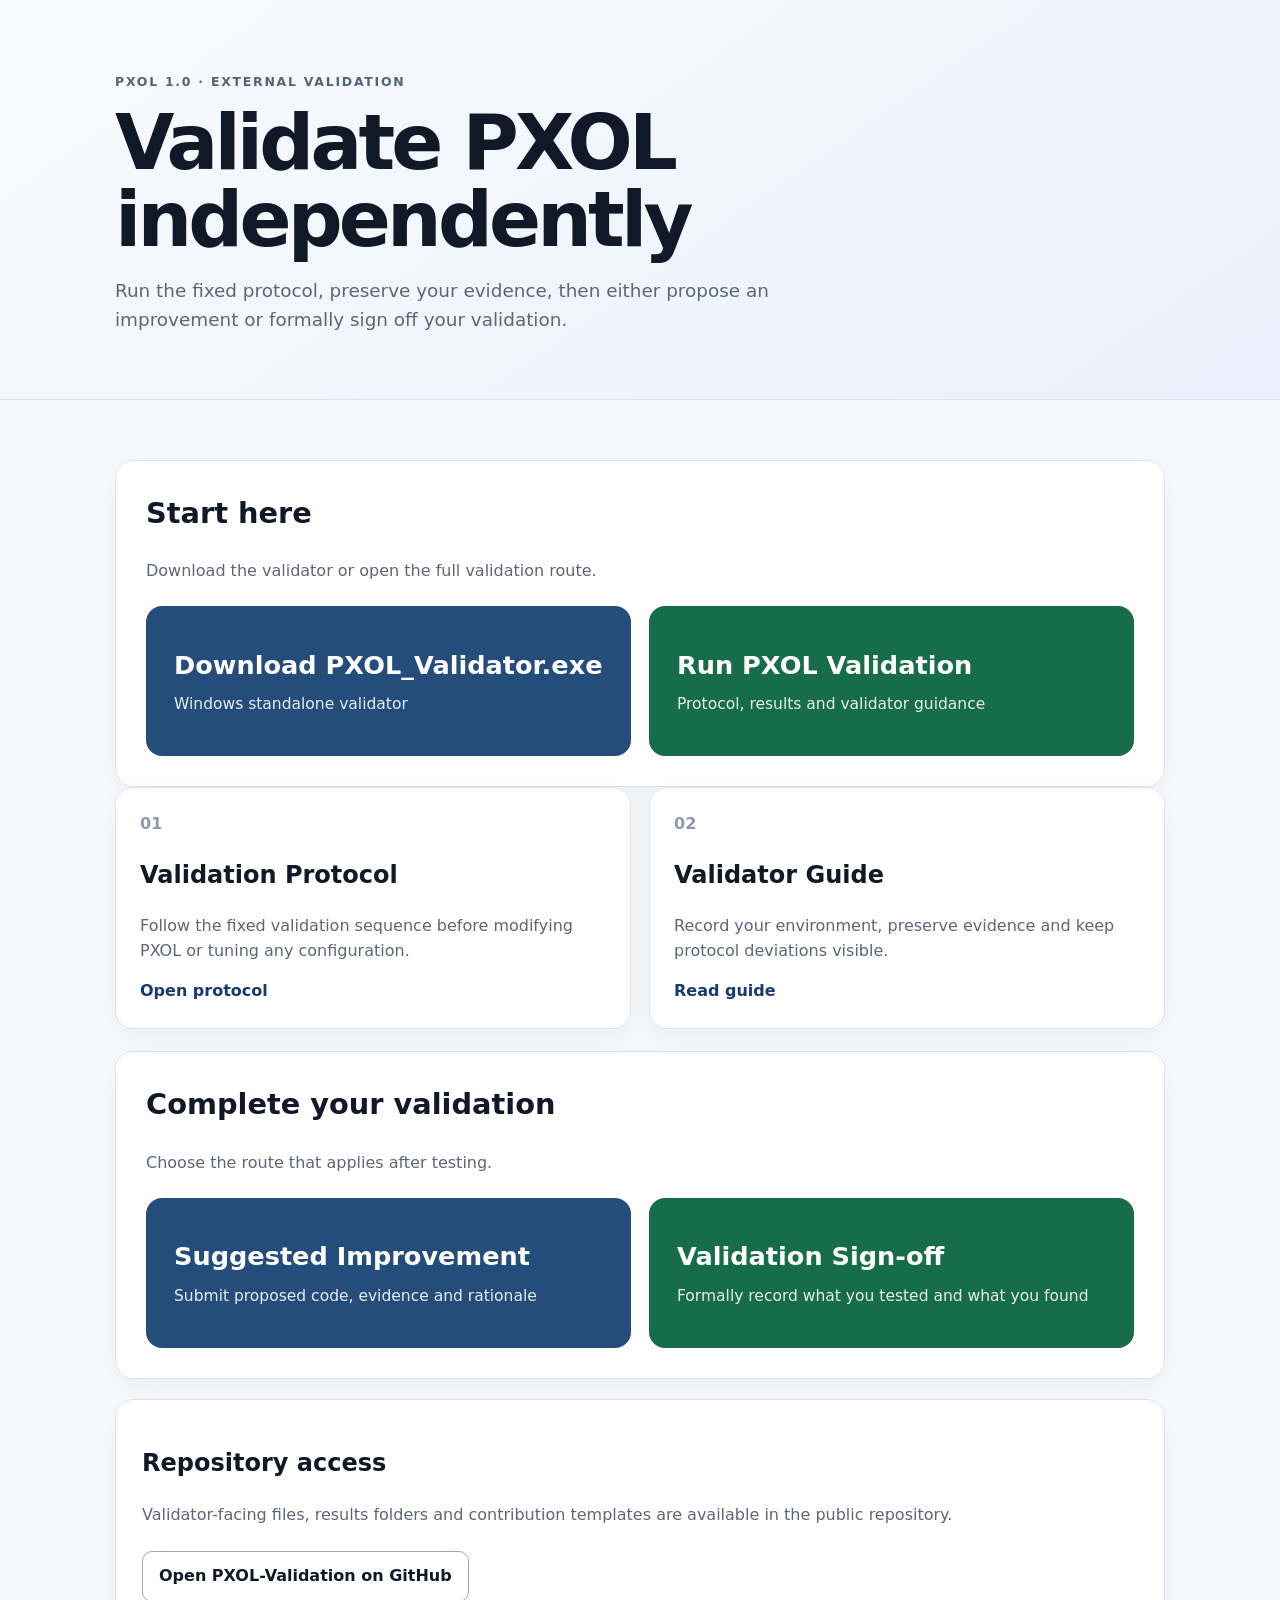
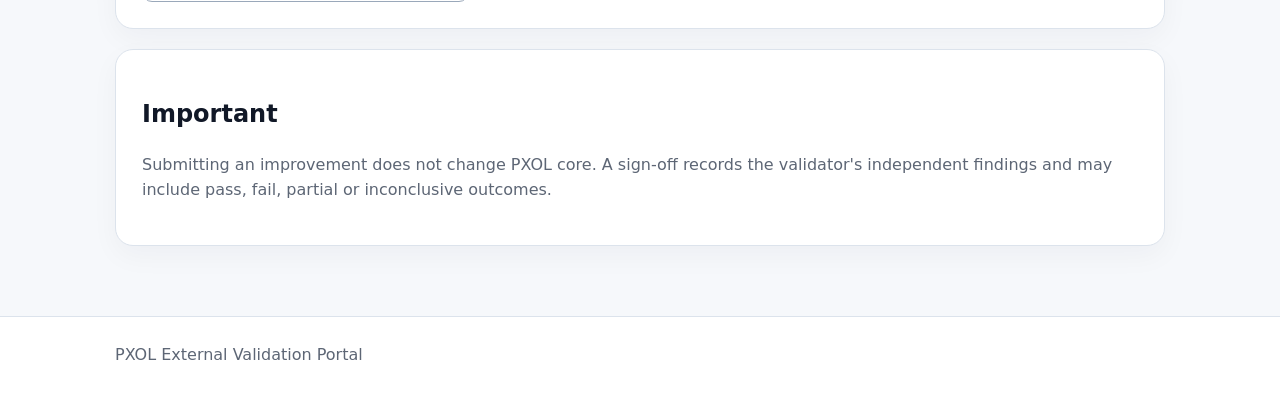
<file: docs/index.html>
<!doctype html><html lang="en"><head><meta charset="utf-8"><meta name="viewport" content="width=device-width,initial-scale=1"><title>PXOL External Validation</title><link rel="stylesheet" href="style.css"></head><body>
<header class="hero"><div class="wrap"><div class="eyebrow">PXOL 1.0 · EXTERNAL VALIDATION</div><h1>Validate PXOL independently</h1><p class="lead">Run the fixed protocol, preserve your evidence, then either propose an improvement or formally sign off your validation.</p></div></header>
<main class="wrap"><section class="decision"><h2>Start here</h2><p>Download the validator or open the full validation route.</p><div class="big-actions"><a class="big-btn improve" href="https://github.com/tpnandakumar/PXOL-Validation/releases/download/v1.0-validator/PXOL_Validator.exe"><span>Download PXOL_Validator.exe</span><small>Windows standalone validator</small></a><a class="big-btn signoff" href="run-validation.html"><span>Run PXOL Validation</span><small>Protocol, results and validator guidance</small></a></div></section><section class="grid">
<article class="card"><div class="number">01</div><h2>Validation Protocol</h2><p>Follow the fixed validation sequence before modifying PXOL or tuning any configuration.</p><a href="https://github.com/tpnandakumar/PXOL-Validation/blob/main/PROTOCOL.md" target="_blank" rel="noopener">Open protocol</a></article>
<article class="card"><div class="number">02</div><h2>Validator Guide</h2><p>Record your environment, preserve evidence and keep protocol deviations visible.</p><a href="https://github.com/tpnandakumar/PXOL-Validation/blob/main/VALIDATOR_README.md" target="_blank" rel="noopener">Read guide</a></article>
</section>
<section class="decision"><h2>Complete your validation</h2><p>Choose the route that applies after testing.</p><div class="big-actions">
<a class="big-btn improve" href="suggested-improvement.html"><span>Suggested Improvement</span><small>Submit proposed code, evidence and rationale</small></a>
<a class="big-btn signoff" href="validation-signoff.html"><span>Validation Sign-off</span><small>Formally record what you tested and what you found</small></a>
</div></section>
<section class="panel"><h2>Repository access</h2><p>Validator-facing files, results folders and contribution templates are available in the public repository.</p><div class="actionbar"><a class="btn secondary" href="https://github.com/tpnandakumar/PXOL-Validation" target="_blank" rel="noopener">Open PXOL-Validation on GitHub</a></div></section>
<section class="panel"><h2>Important</h2><p>Submitting an improvement does not change PXOL core. A sign-off records the validator's independent findings and may include pass, fail, partial or inconclusive outcomes.</p></section>
</main><footer><div class="wrap">PXOL External Validation Portal</div></footer></body></html>
</file>
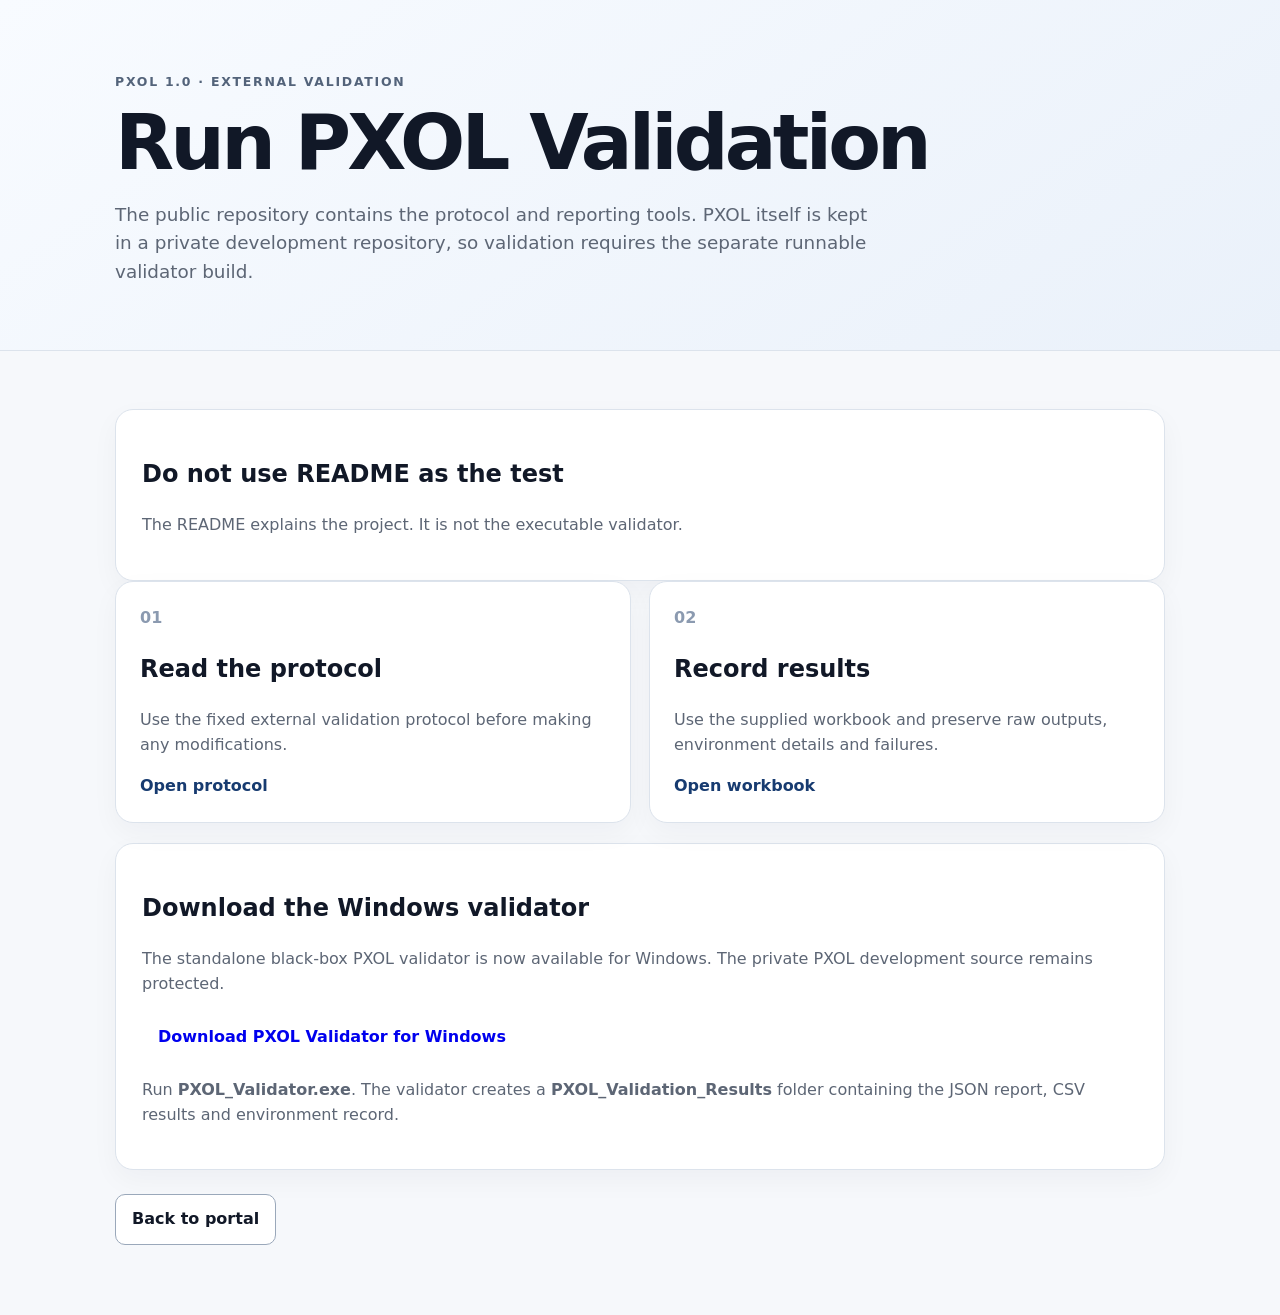
<file: docs/run-validation.html>
<!doctype html>
<html lang="en">
<head>
<meta charset="utf-8">
<meta name="viewport" content="width=device-width,initial-scale=1">
<title>Run PXOL Validation</title>
<link rel="stylesheet" href="style.css">
</head>
<body>
<header class="hero"><div class="wrap">
<div class="eyebrow">PXOL 1.0 · EXTERNAL VALIDATION</div>
<h1>Run PXOL Validation</h1>
<p class="lead">The public repository contains the protocol and reporting tools. PXOL itself is kept in a private development repository, so validation requires the separate runnable validator build.</p>
</div></header>
<main class="wrap">
<section class="panel">
<h2>Do not use README as the test</h2>
<p>The README explains the project. It is not the executable validator.</p>
</section>
<section class="grid">
<article class="card"><div class="number">01</div><h2>Read the protocol</h2><p>Use the fixed external validation protocol before making any modifications.</p><a href="https://github.com/tpnandakumar/PXOL-Validation/blob/main/PROTOCOL.md" target="_blank" rel="noopener">Open protocol</a></article>
<article class="card"><div class="number">02</div><h2>Record results</h2><p>Use the supplied workbook and preserve raw outputs, environment details and failures.</p><a href="https://github.com/tpnandakumar/PXOL-Validation/blob/main/PXOL_1.0_External_Validation_Workbook.csv" target="_blank" rel="noopener">Open workbook</a></article>
</section>
<section class="panel">
<h2>Download the Windows validator</h2>
<p>The standalone black-box PXOL validator is now available for Windows. The private PXOL development source remains protected.</p>
<p><a class="btn" href="https://github.com/tpnandakumar/PXOL-Validation/releases/download/v1.0-validator/PXOL_Validator.exe">Download PXOL Validator for Windows</a></p>
<p>Run <strong>PXOL_Validator.exe</strong>. The validator creates a <strong>PXOL_Validation_Results</strong> folder containing the JSON report, CSV results and environment record.</p>
</section>
<div class="actionbar"><a class="btn secondary" href="index.html">Back to portal</a></div>
</main>
</body>
</html>
</file>
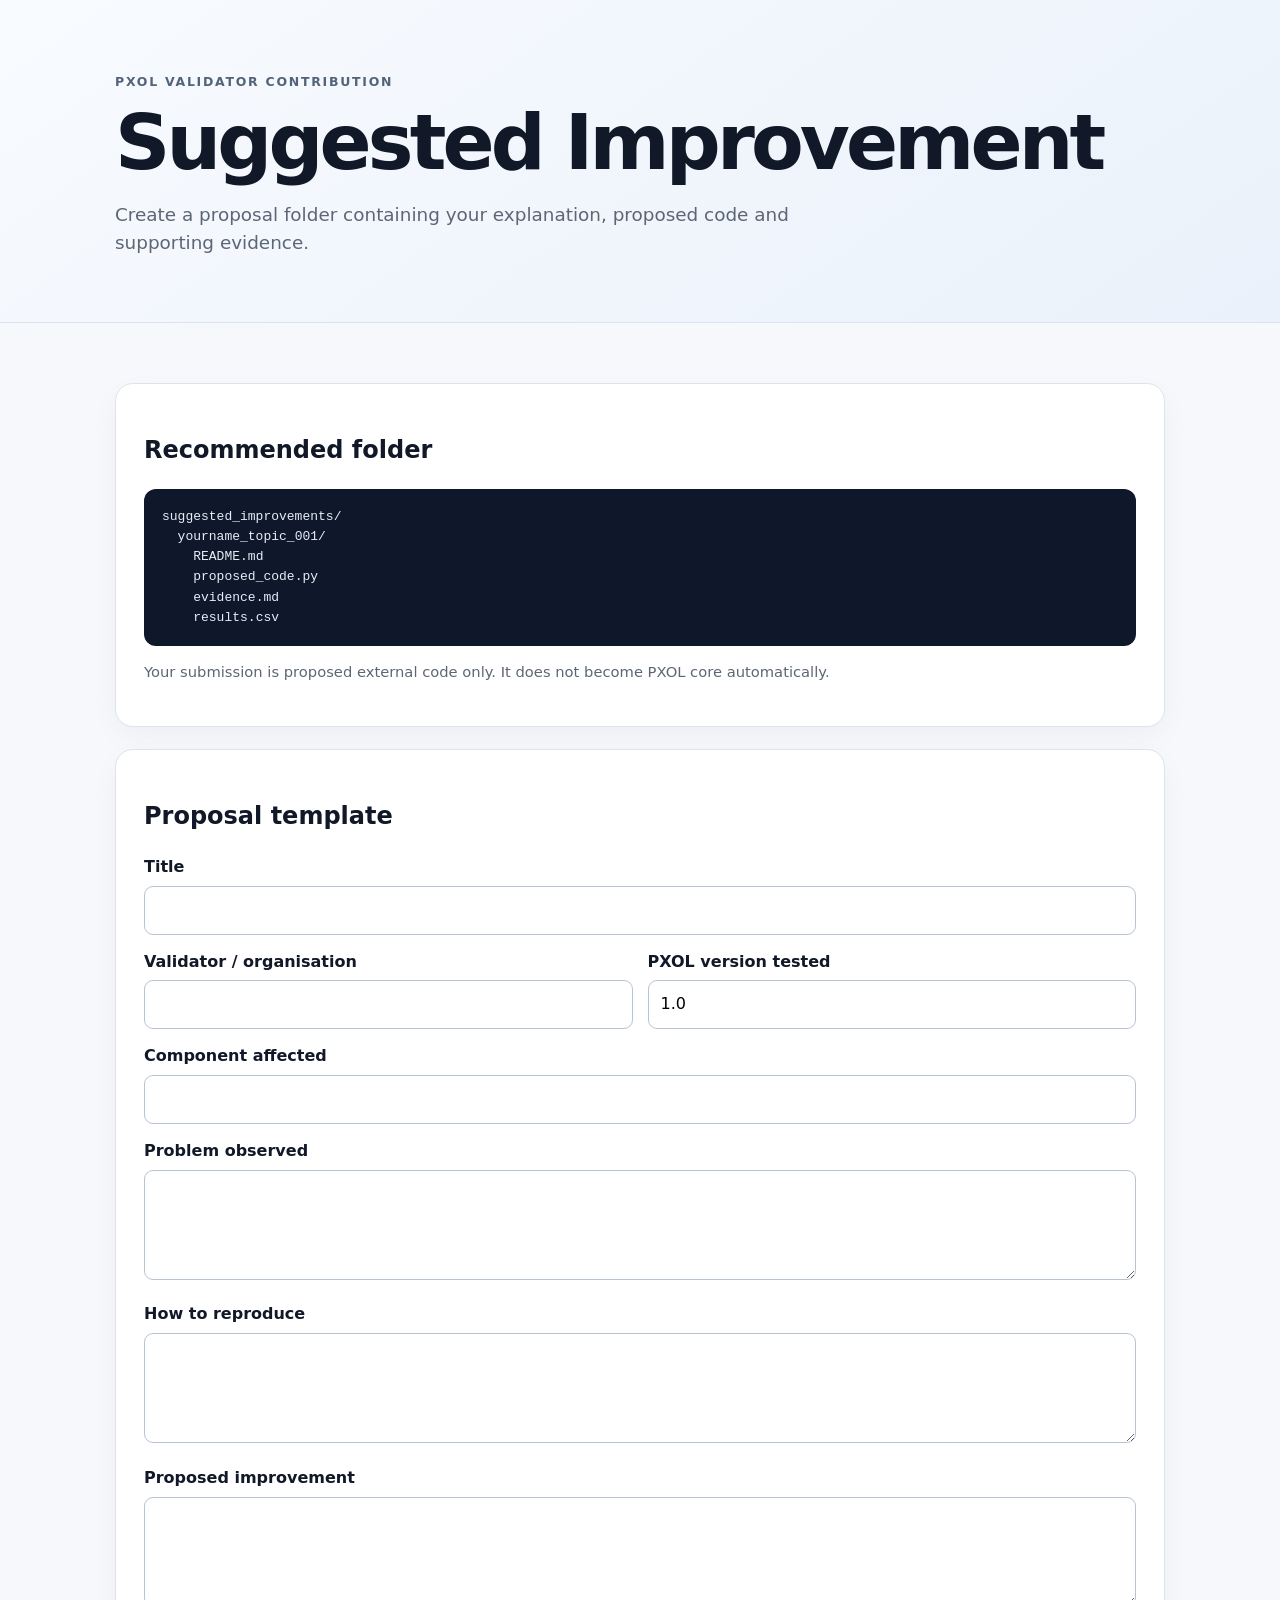
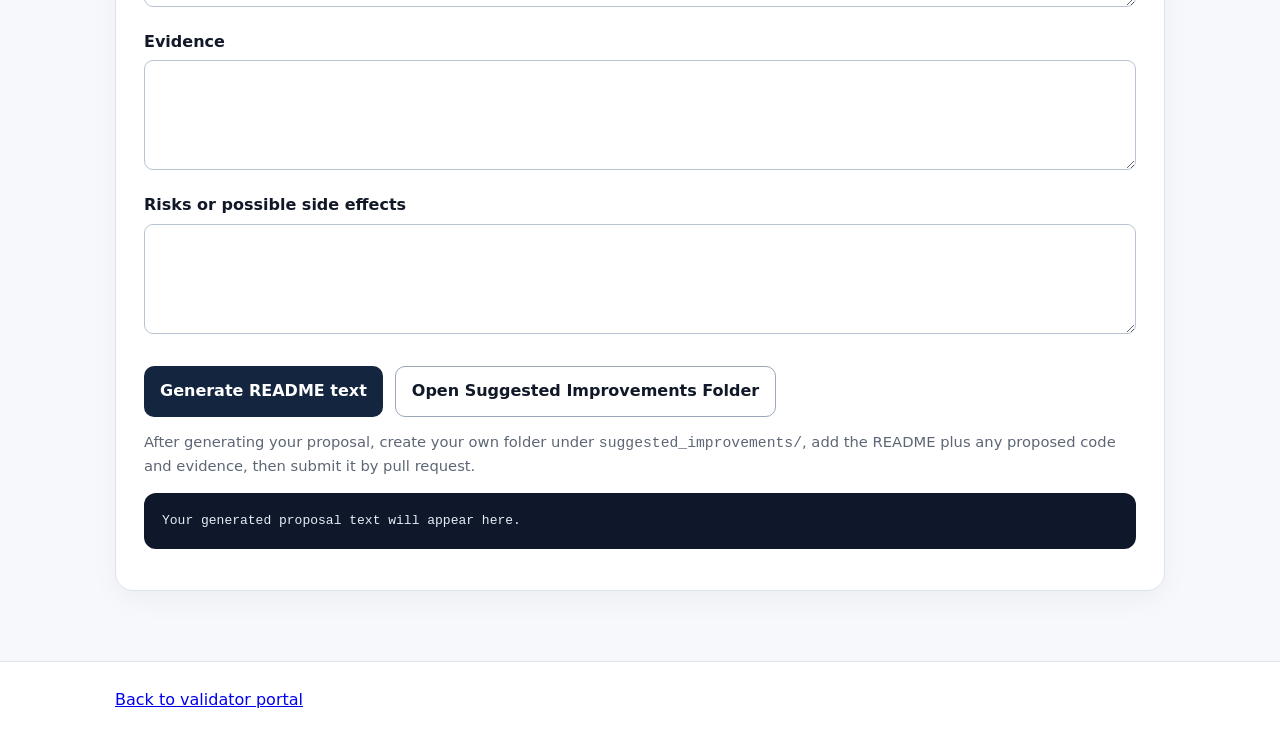
<file: docs/suggested-improvement.html>
<!doctype html><html lang="en"><head><meta charset="utf-8"><meta name="viewport" content="width=device-width,initial-scale=1"><title>PXOL Suggested Improvement</title><link rel="stylesheet" href="style.css"></head><body>
<header class="hero"><div class="wrap"><div class="eyebrow">PXOL VALIDATOR CONTRIBUTION</div><h1>Suggested Improvement</h1><p class="lead">Create a proposal folder containing your explanation, proposed code and supporting evidence.</p></div></header>
<main class="wrap"><section class="form-card"><h2>Recommended folder</h2><pre>suggested_improvements/
  yourname_topic_001/
    README.md
    proposed_code.py
    evidence.md
    results.csv</pre><p class="note">Your submission is proposed external code only. It does not become PXOL core automatically.</p></section>
<section class="form-card"><h2>Proposal template</h2><label>Title</label><input id="title"><div class="row"><div><label>Validator / organisation</label><input id="validator"></div><div><label>PXOL version tested</label><input id="version" value="1.0"></div></div><label>Component affected</label><input id="component"><label>Problem observed</label><textarea id="problem"></textarea><label>How to reproduce</label><textarea id="reproduce"></textarea><label>Proposed improvement</label><textarea id="proposal"></textarea><label>Evidence</label><textarea id="evidence"></textarea><label>Risks or possible side effects</label><textarea id="risks"></textarea><div class="actionbar"><button class="primary" onclick="buildProposal()">Generate README text</button><a class="btn secondary" href="https://github.com/tpnandakumar/PXOL-Validation/tree/main/suggested_improvements" target="_blank" rel="noopener">Open Suggested Improvements Folder</a></div><p class="note">After generating your proposal, create your own folder under <code>suggested_improvements/</code>, add the README plus any proposed code and evidence, then submit it by pull request.</p><pre id="output">Your generated proposal text will appear here.</pre></section></main>
<footer><div class="wrap"><a href="index.html">Back to validator portal</a></div></footer>
<script>function v(id){return document.getElementById(id).value.trim()}function buildProposal(){const t='# PXOL Suggested Improvement\n\n**Title:** '+v('title')+'\n**Validator / organisation:** '+v('validator')+'\n**PXOL version tested:** '+v('version')+'\n\n## Component affected\n'+v('component')+'\n\n## Problem observed\n'+v('problem')+'\n\n## Reproduction\n'+v('reproduce')+'\n\n## Proposed improvement\n'+v('proposal')+'\n\n## Evidence\n'+v('evidence')+'\n\n## Risks and side effects\n'+v('risks')+'\n\n## Declaration\nThis is proposed external code for review and is not part of PXOL core unless separately accepted and incorporated.\n';document.getElementById('output').textContent=t}</script></body></html>
</file>
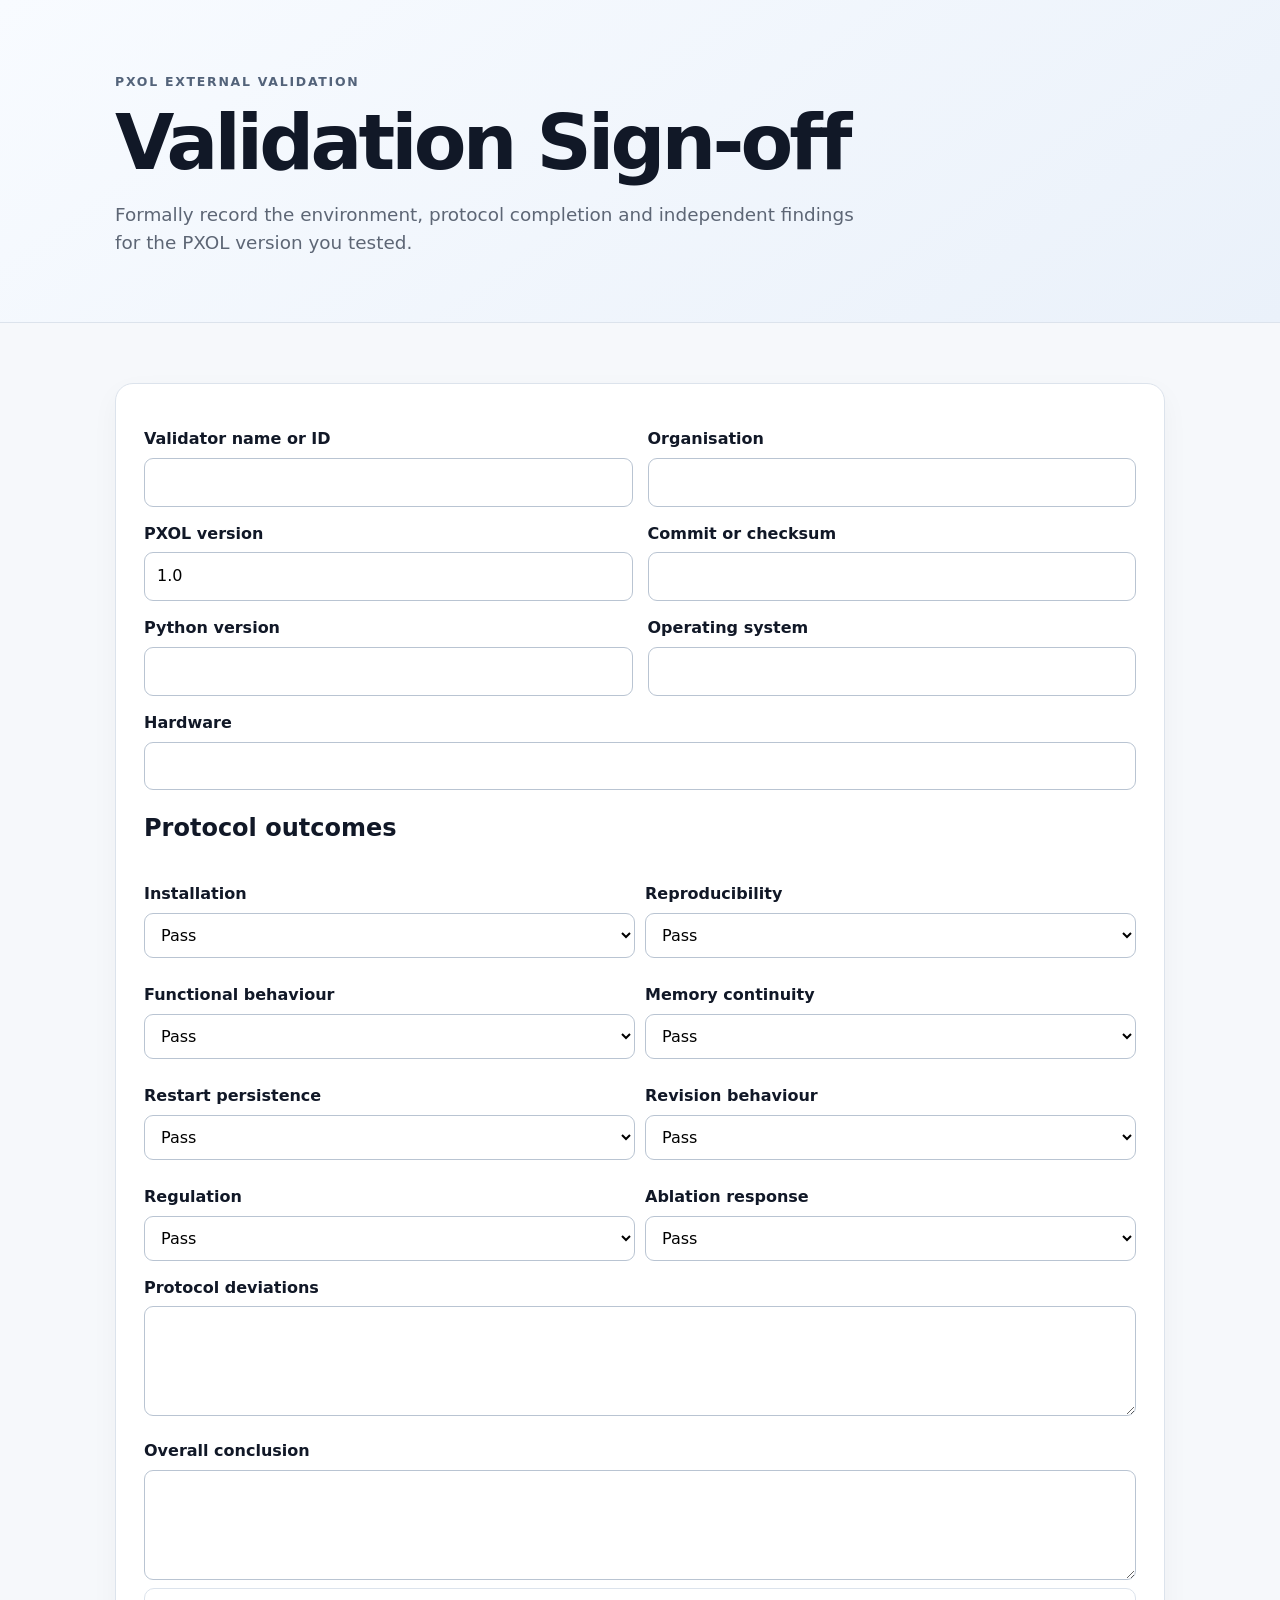
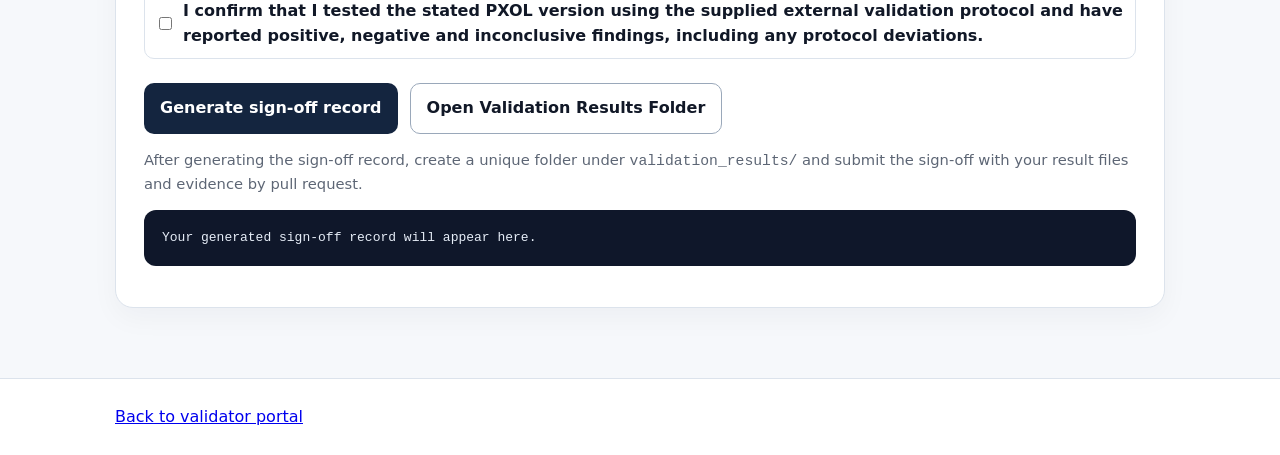
<file: docs/validation-signoff.html>
<!doctype html><html lang="en"><head><meta charset="utf-8"><meta name="viewport" content="width=device-width,initial-scale=1"><title>PXOL Validation Sign-off</title><link rel="stylesheet" href="style.css"></head><body>
<header class="hero"><div class="wrap"><div class="eyebrow">PXOL EXTERNAL VALIDATION</div><h1>Validation Sign-off</h1><p class="lead">Formally record the environment, protocol completion and independent findings for the PXOL version you tested.</p></div></header>
<main class="wrap"><section class="form-card">
<div class="row"><div><label>Validator name or ID</label><input id="validator"></div><div><label>Organisation</label><input id="org"></div></div>
<div class="row"><div><label>PXOL version</label><input id="version" value="1.0"></div><div><label>Commit or checksum</label><input id="checksum"></div></div>
<div class="row"><div><label>Python version</label><input id="python"></div><div><label>Operating system</label><input id="os"></div></div>
<label>Hardware</label><input id="hardware"><h2>Protocol outcomes</h2>
<div class="checklist">
<div><label>Installation</label><select id="r0"><option>Pass</option><option>Fail</option><option>Partial</option><option>Inconclusive</option></select></div>
<div><label>Reproducibility</label><select id="r1"><option>Pass</option><option>Fail</option><option>Partial</option><option>Inconclusive</option></select></div>
<div><label>Functional behaviour</label><select id="r2"><option>Pass</option><option>Fail</option><option>Partial</option><option>Inconclusive</option></select></div>
<div><label>Memory continuity</label><select id="r3"><option>Pass</option><option>Fail</option><option>Partial</option><option>Inconclusive</option></select></div>
<div><label>Restart persistence</label><select id="r4"><option>Pass</option><option>Fail</option><option>Partial</option><option>Inconclusive</option></select></div>
<div><label>Revision behaviour</label><select id="r5"><option>Pass</option><option>Fail</option><option>Partial</option><option>Inconclusive</option></select></div>
<div><label>Regulation</label><select id="r6"><option>Pass</option><option>Fail</option><option>Partial</option><option>Inconclusive</option></select></div>
<div><label>Ablation response</label><select id="r7"><option>Pass</option><option>Fail</option><option>Partial</option><option>Inconclusive</option></select></div>
</div>
<label>Protocol deviations</label><textarea id="deviations"></textarea><label>Overall conclusion</label><textarea id="conclusion"></textarea>
<div class="checkitem"><input type="checkbox" id="declare"><label for="declare" style="margin:0">I confirm that I tested the stated PXOL version using the supplied external validation protocol and have reported positive, negative and inconclusive findings, including any protocol deviations.</label></div>
<div class="actionbar"><button class="primary" onclick="buildSignoff()">Generate sign-off record</button><a class="btn secondary" href="https://github.com/tpnandakumar/PXOL-Validation/tree/main/validation_results" target="_blank" rel="noopener">Open Validation Results Folder</a></div>
<p class="note">After generating the sign-off record, create a unique folder under <code>validation_results/</code> and submit the sign-off with your result files and evidence by pull request.</p><pre id="output">Your generated sign-off record will appear here.</pre></section></main>
<footer><div class="wrap"><a href="index.html">Back to validator portal</a></div></footer>
<script>
function v(id){return document.getElementById(id).value.trim()}
function buildSignoff(){if(!document.getElementById('declare').checked){alert('Please confirm the declaration before generating sign-off.');return}
const names=['Installation','Reproducibility','Functional behaviour','Memory continuity','Restart persistence','Revision behaviour','Regulation','Ablation response'];
let results=names.map((n,i)=>'- '+n+': '+document.getElementById('r'+i).value).join('\n');
const d=new Date().toISOString().slice(0,10);
const t='# PXOL External Validation Sign-off\n\n**Validator:** '+v('validator')+'\n**Organisation:** '+v('org')+'\n**PXOL version:** '+v('version')+'\n**Commit or checksum:** '+v('checksum')+'\n**Python version:** '+v('python')+'\n**Operating system:** '+v('os')+'\n**Hardware:** '+v('hardware')+'\n**Date:** '+d+'\n\n## Validation outcomes\n'+results+'\n\n## Protocol deviations\n'+(v('deviations')||'None stated')+'\n\n## Overall conclusion\n'+v('conclusion')+'\n\n## Declaration\nI confirm that I tested the stated PXOL version using the supplied external validation protocol. I have reported positive, negative and inconclusive findings, including any deviations from the protocol.\n\n**Signed by:** '+v('validator')+'\n**Date:** '+d+'\n';document.getElementById('output').textContent=t}
</script></body></html>
</file>
<file: docs/style.css>
*{box-sizing:border-box}:root{--ink:#111827;--muted:#5d6675;--line:#dce3ec;--bg:#f6f8fb;--accent:#14253f;--green:#176c4c;--blue:#244d7c}body{margin:0;font-family:Inter,ui-sans-serif,system-ui,-apple-system,BlinkMacSystemFont,"Segoe UI",sans-serif;background:var(--bg);color:var(--ink);line-height:1.55}.wrap{width:min(1050px,calc(100% - 36px));margin:auto}.hero{padding:72px 0 46px;background:linear-gradient(145deg,#f8fbff,#eaf1fa);border-bottom:1px solid var(--line)}.eyebrow{font-size:.78rem;font-weight:800;letter-spacing:.14em;color:#53637a}h1{font-size:clamp(2.6rem,6vw,4.8rem);line-height:1;margin:14px 0 18px;letter-spacing:-.05em}.lead{font-size:1.15rem;color:var(--muted);max-width:760px}main{padding:38px 0 70px}.grid{display:grid;grid-template-columns:repeat(2,1fr);gap:18px}.card,.panel,.form-card,.decision{background:#fff;border:1px solid var(--line);border-radius:18px;box-shadow:0 10px 28px rgba(15,23,42,.04)}.card{padding:24px}.card p,.panel p{color:var(--muted)}.card a{font-weight:750;color:#173b70;text-decoration:none}.number{font-weight:900;color:#8b9ab0}.decision{margin-top:22px;padding:30px}.decision h2{font-size:1.8rem;margin-top:0}.decision>p{color:var(--muted)}.big-actions{display:grid;grid-template-columns:1fr 1fr;gap:18px;margin-top:22px}.big-btn{text-decoration:none;border-radius:16px;padding:28px;color:white;display:flex;flex-direction:column;gap:7px;min-height:150px;justify-content:center}.big-btn span{font-size:1.6rem;font-weight:850}.big-btn small{font-size:.97rem;opacity:.9}.improve{background:var(--blue)}.signoff{background:var(--green)}.panel{padding:26px;margin-top:20px}.form-card{padding:28px;margin-top:22px}label{display:block;font-weight:750;margin:15px 0 6px}input,select,textarea{width:100%;padding:11px 12px;border:1px solid #b9c4d2;border-radius:9px;background:white;font:inherit}textarea{min-height:110px}.row{display:grid;grid-template-columns:1fr 1fr;gap:15px}.checklist{display:grid;grid-template-columns:1fr 1fr;gap:10px;margin-top:10px}.checkitem{display:flex;align-items:center;gap:8px;padding:10px;border:1px solid var(--line);border-radius:10px}.checkitem input{width:auto}.actionbar{display:flex;gap:12px;flex-wrap:wrap;margin-top:24px}button,.btn{border:0;border-radius:10px;padding:12px 16px;font:inherit;font-weight:800;cursor:pointer;text-decoration:none;display:inline-block}button.primary,.btn.primary{background:var(--accent);color:#fff}.btn.secondary{background:#fff;color:var(--ink);border:1px solid #9aa8ba}pre{white-space:pre-wrap;background:#0f172a;color:#e6edf7;padding:18px;border-radius:12px;overflow:auto}.note{font-size:.92rem;color:var(--muted)}footer{border-top:1px solid var(--line);background:#fff;padding:26px 0;color:var(--muted)}@media(max-width:760px){.grid,.big-actions,.row,.checklist{grid-template-columns:1fr}}
</file>
